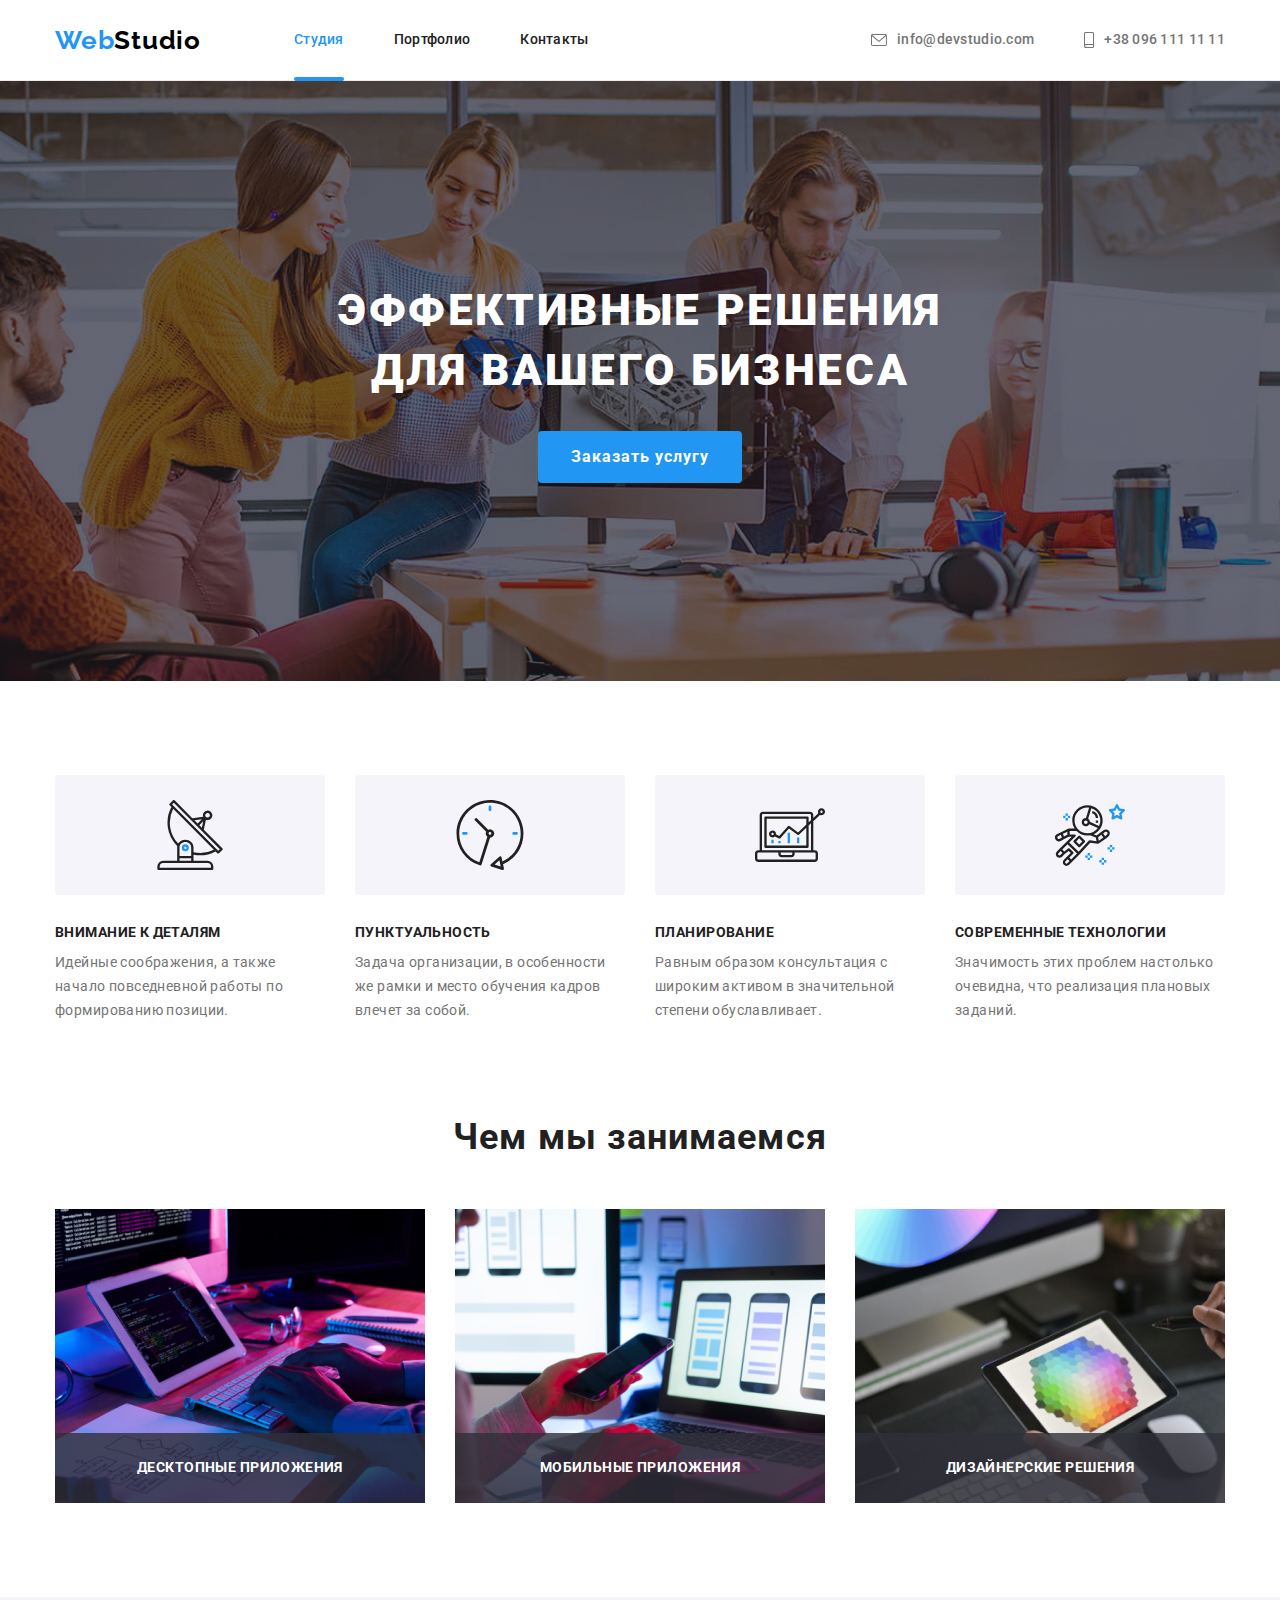
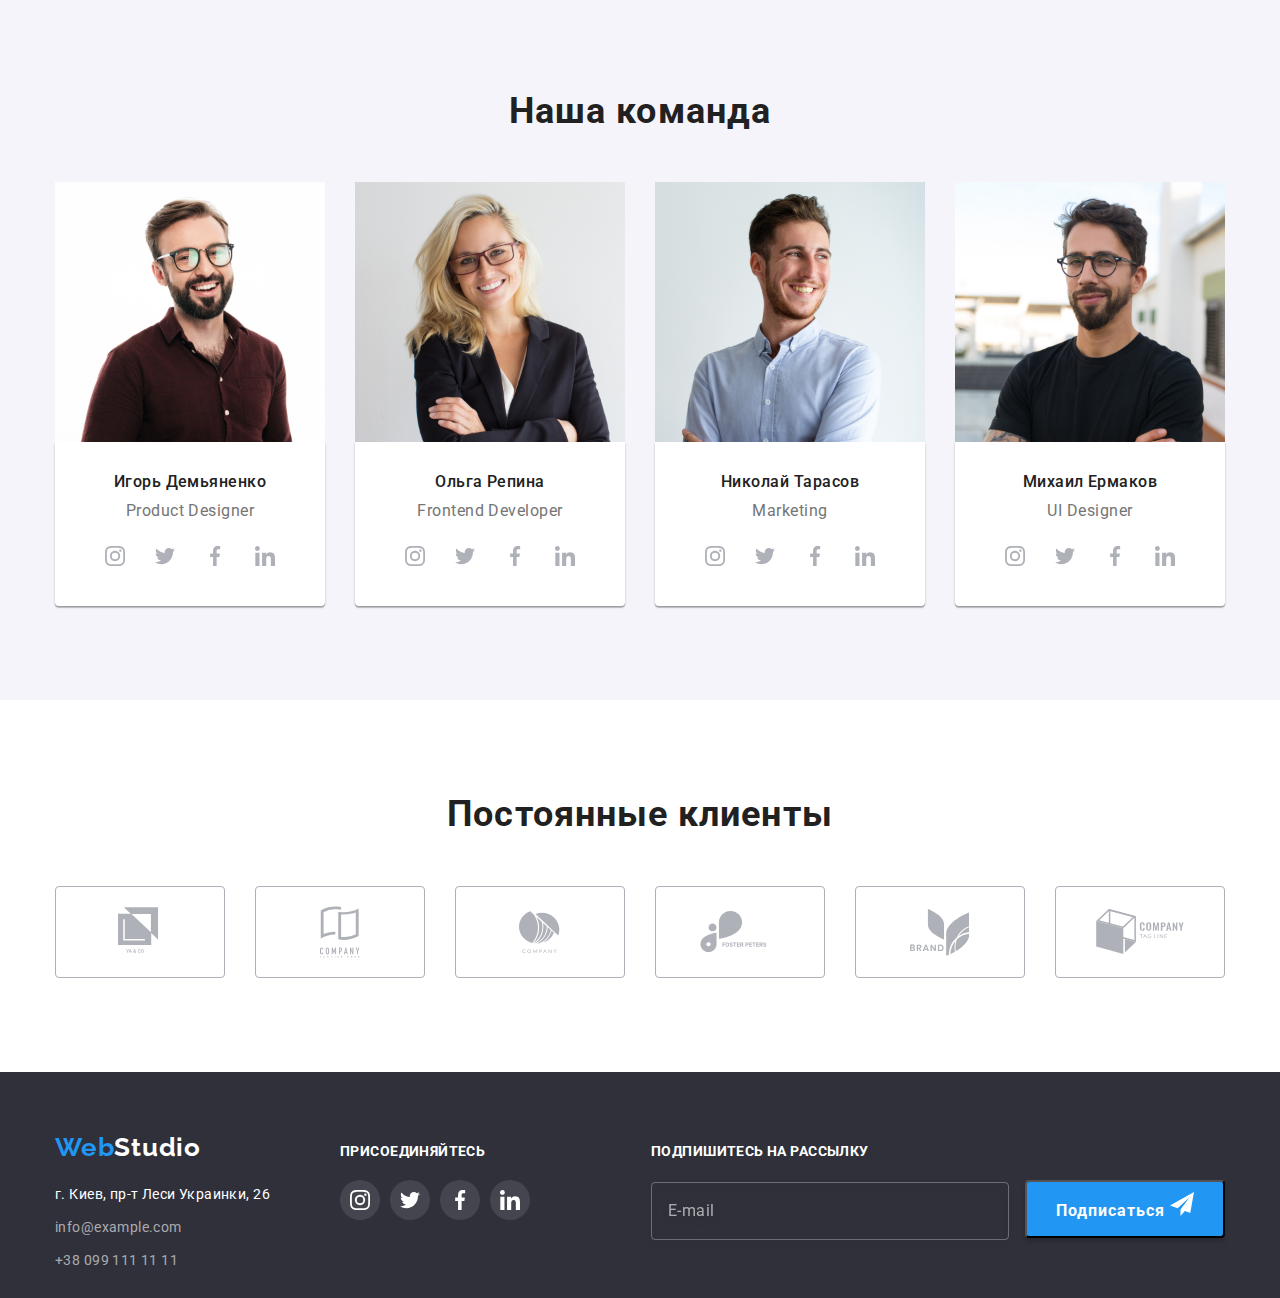
<file: index.html>
<!DOCTYPE html>
<html lang="ru">
<head>
    <meta charset="UTF-8">
    <meta name="viewport" content="width=device-width, initial-scale=1.0"/>
    <meta http-equiv="X-UA-Compatible" content="IE=edge">
    <meta name="viewport" content="width=device-width, initial-scale=1.0">
    <title>Studio</title>
    <link rel="preconnect" 
        href="https://fonts.gstatic.com">
    <link rel="stylesheet"
        href="https://fonts.googleapis.com/css2?family=Raleway:wght@700&family=Roboto:wght@400;500;700;900&display=swap">
    <link rel="stylesheet" 
        href="https://cdnjs.cloudflare.com/ajax/libs/modern-normalize/1.0.0/modern-normalize.min.css" />
    <link rel="stylesheet" href="./css/main.min.css">
</head>
<body>
    <!--Шапка-->
    <header class="page">
        <div class="container" >
            <div class="page__container">
                <nav class="navigation">
                    <a class="logo" href="./index.html" >
                        <span class="logo-web">Web</span>Studio
                    </a>
                    <button type="button" class="menu-button is-open" 
                            aria-expanded="false" aria-controls="menu-container"
                            data-menu-button>
                            <svg width="40px" height="40px" 
                                aria-label="Переключатель мобильного меню">
                                <use class="icon-cross" href="./images/sprite.svg#icon-cross"></use>
                                <use class="icon-menu" href="./images/sprite.svg#icon-menu"></use>
                            </svg>
                    </button>
                    <div class="menu-container" id="menu-container" data-menu>
                        <ul class="list mobile-menu__list">
                            <li class="mobile-menu__item">
                                <a class="mobile-menu__link" href="./index.html">Студия</a>
                            </li>
                            <li class="mobile-menu__item">
                                <a class="mobile-menu__link" href="./portfolio.html">Портфолио</a>
                            </li>
                            <li class="mobile-menu__item">
                                <a class="mobile-menu__link" href="">Контакты</a>
                            </li>
                        </ul>
                        <ul class="list mobile-menu-contacts">
                            <li class="mobile-menu-contacts__item">
                                <a class="mobile-menu-contacts__link mobile-menu__tel" href="tel:+380961111111">
                                    +38 096 111 11 11
                                </a>
                            </li>
                            <li class="mobile-menu-contacts__item">
                                <a class="mobile-menu-contacts__link mobile-menu__mail" href="mailto:info@devstudio.com">
                                   info@devstudio.com
                                </a>
                            </li>
                        </ul>
                        <ul class="list mobile-menu-socials">
                            <li class="mobile-menu-socials__item">
                                <a class="mobile-menu-socials__link" href="">Instagram</a>
                            </li>
                            <li class="mobile-menu-socials__item">
                                <a class="mobile-menu-socials__link" href="">Twitter</a>
                            </li>
                            <li class="mobile-menu-socials__item">
                                <a class="mobile-menu-socials__link" href="">Facebook</a>
                            </li>
                            <li class="mobile-menu-socials__item">
                                <a class="mobile-menu-socials__link" href="">LinkedIn</a>
                            </li>
                        </ul>
                    </div>
                        <ul class="list navigation__list">
                            <li class="navigation__item">
                                <a class="navigation__link current" href="./index.html">Студия</a>
                            </li>
                            <li class="navigation__item">
                                <a class="navigation__link" href="./portfolio.html">Портфолио</a>
                            </li>
                            <li class="navigation__item">
                                <a class="navigation__link" href="">Контакты</a>
                            </li>
                        </ul>
                    
                </nav>
                <ul class="list contacts">
                    <li class="contacts__item">
                        <a class="contacts__link" href="mailto:info@devstudio.com">
                            <svg class="contacts__envelope" width="16px" height="12px">
                                <use href="./images/sprite.svg#icon-envelope"></use>
                            </svg>
                            info@devstudio.com
                        </a>
                    </li>
                    <li class="contacts__item">
                        <a class="contacts__link" href="tel:+380961111111">
                            <svg class="contacts__smartphone" width="10px" height="16px">
                                <use href="./images/sprite.svg#icon-smartphone"></use>
                            </svg>
                            +38 096 111 11 11
                        </a>
                    </li>
                </ul>
            </div>
        </div>
    </header>
    
    <!--Основной блок-->
    <main>
        <!--Блок-герой-->
        <section class="hero">
            <div class="hero__box container">
                <h1 class="hero__title">Эффективные решения для вашего бизнеса</h1>
                <button type="button" class="button hero__button" data-modal-open>Заказать услугу</button>
            </div>
        </section>
        <!--Особенности-->
        <section class="feature section">
            <div class="container">
                <h2 class="feature-title visually-hidden">Особенности</h2>
                <ul class="list feature__list">
                    <li class="feature-item list">
                        <div class="feature-item__box">
                            <svg class="feature-item__icon">
                                <use href="./images/sprite.svg#icon-antenna"></use>
                            </svg>
                        </div>
                        <h3 class="feature-item__title">Внимание к деталям</h3>
                        <p class="feature-item__description">Идейные соображения, а также начало повседневной работы по формированию позиции.</p>
                    </li>
                    <li class="feature-item list">
                        <div class="feature-item__box">
                            <svg class="feature-item__icon">
                                <use href="./images/sprite.svg#icon-clock"></use>
                            </svg>
                        </div>
                        <h3 class="feature-item__title">Пунктуальность</h3>
                        <p class="feature-item__description">Задача организации, в особенности же рамки и место обучения кадров влечет за собой.</p>
                    </li>
                    <li class="feature-item list">
                        <div class="feature-item__box">
                            <svg class="feature-item__icon">
                                <use href="./images/sprite.svg#icon-diagram"></use>
                            </svg>
                        </div>
                        <h3 class="feature-item__title">Планирование</h3>
                        <p class="feature-item__description">Равным образом консультация с широким активом в значительной степени обуславливает.</p>
                    </li>
                    <li class="feature-item list">
                        <div class="feature-item__box">
                            <svg class="feature-item__icon">
                                <use href="./images/sprite.svg#icon-astronaut"></use>
                            </svg>
                        </div>
                        <h3 class="feature-item__title">Современные технологии</h3>
                        <p class="feature-item__description">Значимость этих проблем настолько очевидна, что реализация плановых заданий.</p>
                    </li>
                </ul>
            </div>
        </section>
        <!--Чем мы занимаемся-->
        <section class="skills section">
            <div class="container">
                <h2 class="skills__header">Чем мы занимаемся</h2>
                <ul class="list skills__list">
                    <li class="skills__item">
                        <picture>
                            <img src="./images/skills/skills1.jpg" alt="Компьютер" width="370" height="294">
                            <source srcset="./images/skills/skills1_desktop.jpg 1x, ./images/skills/skills1@2_desktop.jpg 2x"
                                media="(min-width: 1200px)" type="image/jpeg">
                        </picture>
                        <p class="skills__label">Десктопные приложения</p>
                    </li>
                    <li class="skills__item">
                        <picture>
                            <img src="./images/skills/skills2.jpg" alt="Телефон" width="370" height="294">
                            <source srcset="./images/skills/skills2_desktop.jpg 1x, ./images/skills/skills2@2_desktop.jpg 2x"
                                media="(min-width: 1200px)" type="image/jpeg">
                        </picture>
                        <p class="skills__label">Мобильные приложения</p>
                    </li>
                    <li class="skills__item">
                        <picture>
                            <img src="./images/skills/skills3.jpg" alt="Планшет" width="370" height="294">
                            <source srcset="./images/skills/skills3_desktop.jpg 1x, ./images/skills/skills3@2_desktop.jpg 2x"
                                media="(min-width: 1200px)" type="image/jpeg">
                        </picture>
                        <p class="skills__label">Дизайнерские решения</p>
                    </li>
                </ul>
            </div>
        </section>
        <!--Наша команда-->
        <section class="section team">
            <div class="container team__container">
            <h2 class="team__header">Наша команда</h2>
            <ul class="list team__list">
                <li class="team__item">
                    <picture>                    
                        <img class="team__card" src="./images/team/team-card1.jpg" alt="Игорь Демьяненко">
                        <source srcset="./images/team/team-card1_desktop.jpg 1x,
                            ./images/team/team-card1@2_desktop.jpg 2x" 
                            media="(min-width: 1200px)" type="image/jpeg">
                        <source srcset="./images/team/team-card1_tablet.jpg 1x,
                            ./images/team/team-card1@2_tablet.jpg 2x" 
                            media="(min-width: 768px)" type="image/jpeg">
                        <source srcset="./images/team/team-card1_mobile.jpg 1x,
                            ./images/team/team-card1@2_mobile .jpg 2x" 
                            media="(max-width: 768px)" type="image/jpeg">
                    </picture>
                    <div class="team__box">
                        <h3 class="team__name">Игорь Демьяненко</h3>
                        <p lang="en" class="team__job">Product Designer</p>
                        <ul class="list social-icons">
                            <li class="social-icons__item">
                                <a href="" class="social-icons__link" target="_blank" rel="noopener noreferrer">
                                    <svg class="social-icons__icon">
                                        <use href="./images/sprite.svg#icon-instagram"></use>
                                    </svg>
                                </a>
                            </li>
                            <li class="social-icons__item">
                                <a href="" class="social-icons__link" target="_blank" rel="noopener noreferrer">
                                    <svg class="social-icons__icon">
                                        <use href="./images/sprite.svg#icon-twitter"></use>
                                    </svg>
                                </a>
                            </li>
                            <li class="social-icons__item">
                                <a href="" class="social-icons__link" target="_blank" rel="noopener noreferrer">
                                    <svg class="social-icons__icon">
                                        <use href="./images/sprite.svg#icon-facebook"></use>
                                    </svg>
                                </a>
                            </li>
                            <li class="social-icons__item">
                                <a href="" class="social-icons__link" target="_blank" rel="noopener noreferrer">
                                    <svg class="social-icons__icon">
                                        <use href="./images/sprite.svg#icon-linkedin"></use>
                                    </svg>
                                </a>
                            </li>
                        </ul>
                    </div>
                </li>
                <li class="team__item">
                    <picture>
                        <img class="team__card" src="./images/team/team-card2.jpg" alt="Ольга Репина">
                        <source srcset="./images/team/team-card2_desktop.jpg 1x,
                                                    ./images/team/team-card2@2_desktop.jpg 2x" media="(min-width: 1200px)" type="image/jpeg">
                        <source srcset="./images/team/team-card2_tablet.jpg 1x,
                                                    ./images/team/team-card2@2_tablet.jpg 2x" media="(min-width: 768px)" type="image/jpeg">
                        <source srcset="./images/team/team-card2_mobile.jpg 1x,
                                                    ./images/team/team-card2@2_mobile .jpg 2x" media="(max-width: 768px)" type="image/jpeg">
                    </picture>
                        <div class="team__box">
                        <h3 class="team__name">Ольга Репина</h3>
                        <p lang="en" class="team__job">Frontend Developer</p>
                        <ul class="list social-icons">
                            <li class="social-icons__item">
                                <a href="" class="social-icons__link" target="_blank" rel="noopener noreferrer">
                                    <svg class="social-icons__icon">
                                        <use href="./images/sprite.svg#icon-instagram"></use>
                                    </svg>
                                </a>
                            </li>
                            <li class="social-icons__item">
                                <a href="" class="social-icons__link" target="_blank" rel="noopener noreferrer">
                                    <svg class="social-icons__icon">
                                        <use href="./images/sprite.svg#icon-twitter"></use>
                                    </svg>
                                </a>
                            </li>
                            <li class="social-icons__item">
                                <a href="" class="social-icons__link" target="_blank" rel="noopener noreferrer">
                                    <svg class="social-icons__icon">
                                        <use href="./images/sprite.svg#icon-facebook"></use>
                                    </svg>
                                </a>
                            </li>
                            <li class="social-icons__item">
                                <a href="" class="social-icons__link" target="_blank" rel="noopener noreferrer">
                                    <svg class="social-icons__icon">
                                        <use href="./images/sprite.svg#icon-linkedin"></use>
                                    </svg>
                                </a>
                            </li>
                        </ul>
                    </div>  
                </li>
                <li class="team__item">
                    <picture>
                        <img class="team__card" src="./images/team/team-card3.jpg" alt="Николай Тарасов">
                        <source srcset="./images/team/team-card3_desktop.jpg 1x,
                                                    ./images/team/team-card3@2_desktop.jpg 2x" media="(min-width: 1200px)" type="image/jpeg">
                        <source srcset="./images/team/team-card3_tablet.jpg 1x,
                                                    ./images/team/team-card3@2_tablet.jpg 2x" media="(min-width: 768px)" type="image/jpeg">
                        <source srcset="./images/team/team-card3_mobile.jpg 1x,
                                                    ./images/team/team-card3@2_mobile .jpg 2x" media="(max-width: 768px)" type="image/jpeg">
                    </picture>
                    <div class="team__box">
                        <h3 class="team__name">Николай Тарасов</h3>
                        <p lang="en" class="team__job">Marketing</p>
                        <ul class="list social-icons">
                            <li class="social-icons__item">
                                <a href="" class="social-icons__link" target="_blank" rel="noopener noreferrer">
                                    <svg class="social-icons__icon">
                                        <use href="./images/sprite.svg#icon-instagram"></use>
                                    </svg>
                                </a>
                            </li>
                            <li class="social-icons__item">
                                <a href="" class="social-icons__link" target="_blank" rel="noopener noreferrer">
                                    <svg class="social-icons__icon">
                                        <use href="./images/sprite.svg#icon-twitter"></use>
                                    </svg>
                                </a>
                            </li>
                            <li class="social-icons__item">
                                <a href="" class="social-icons__link" target="_blank" rel="noopener noreferrer">
                                    <svg class="social-icons__icon">
                                        <use href="./images/sprite.svg#icon-facebook"></use>
                                    </svg>
                                </a>
                            </li>
                            <li class="social-icons__item">
                                <a href="" class="social-icons__link" target="_blank" rel="noopener noreferrer">
                                    <svg class="social-icons__icon">
                                        <use href="./images/sprite.svg#icon-linkedin"></use>
                                    </svg>
                                </a>
                            </li>
                        </ul>
                    </div>
                </li>
                <li class="team__item">
                    <picture>
                        <img class="team__card" src="./images/team/team-card4.jpg" alt="Михаил Ермаков">
                        <source srcset="./images/team/team-card4_desktop.jpg 1x,
                                                    ./images/team/team-card4@2_desktop.jpg 2x" media="(min-width: 1200px)" type="image/jpeg">
                        <source srcset="./images/team/team-card4_tablet.jpg 1x,
                                                    ./images/team/team-card4@2_tablet.jpg 2x" media="(min-width: 768px)" type="image/jpeg">
                        <source srcset="./images/team/team-card4_mobile.jpg 1x,
                                                    ./images/team/team-card4@2_mobile .jpg 2x" media="(max-width: 768px)" type="image/jpeg">
                    </picture>
                    <div class="team__box">
                        <h3 class="team__name">Михаил Ермаков</h3>
                        <p lang="en" class="team__job">UI Designer</p>
                        <ul class="list social-icons">
                            <li class="social-icons__item">
                                <a href="" class="social-icons__link" target="_blank" rel="noopener noreferrer">
                                    <svg class="social-icons__icon">
                                        <use href="./images/sprite.svg#icon-instagram"></use>
                                    </svg>
                                </a>
                            </li>
                            <li class="social-icons__item">
                                <a href="" class="social-icons__link" target="_blank" rel="noopener noreferrer">
                                    <svg class="social-icons__icon">
                                        <use href="./images/sprite.svg#icon-twitter"></use>
                                    </svg>
                                </a>
                            </li>
                            <li class="social-icons__item">
                                <a href="" class="social-icons__link" target="_blank" rel="noopener noreferrer">
                                    <svg class="social-icons__icon">
                                        <use href="./images/sprite.svg#icon-facebook"></use>
                                    </svg>
                                </a>
                            </li>
                            <li class="social-icons__item">
                                <a href="" class="social-icons__link" target="_blank" rel="noopener noreferrer">
                                    <svg class="social-icons__icon">
                                        <use href="./images/sprite.svg#icon-linkedin"></use>
                                    </svg>
                                </a>
                            </li>
                        </ul>
                    </div>
                </li>
            </ul>
            </div>
        </section>
        <!--Постоянные клиенты-->
        <section class="clients section">
            <div class="container">
                <h2 class="clients__title">Постоянные клиенты</h2>            </h2>
                <ul class="clients__list list">
                    <li class="clients__item">
                        <a href="" class="clients__link">
                            <svg class="clients__icon" width="44.27px" height="49.23px">
                                <use href="./images/sprite.svg#icon-logo-1"></use>
                             </svg>
                        </a>
                    </li>
                    <li class="clients__item">
                        <a href="" class="clients__link">
                            <svg class="clients__icon" width="40px" height="52px">
                                <use href="./images/sprite.svg#icon-logo-2"></use>
                            </svg>
                        </a>
                    </li>
                    <li class="clients__item">
                        <a href="" class="clients__link">
                            <svg class="clients__icon" width="41px" height="42.6px">
                                <use href="./images/sprite.svg#icon-logo-3"></use>
                            </svg>
                        </a>
                    </li>
                    <li class="clients__item">
                        <a href="" class="clients__link">
                            <svg class="clients__icon" width="79.66px" height="42.02px">
                                <use href="./images/sprite.svg#icon-logo-4"></use>
                            </svg>
                        </a>
                    </li>
                    <li class="clients__item">
                        <a href="" class="clients__link">
                            <svg class="clients__icon" width="59px" height="47px">
                                <use href="./images/sprite.svg#icon-logo-5"></use>
                            </svg>
                        </a>
                    </li>
                    <li class="clients__item">
                        <a href="" class="clients__link">
                            <svg class="clients__icon" width="88.48px" height="45.44px">
                                <use href="./images/sprite.svg#icon-logo-6"></use>
                            </svg>
                        </a>
                    </li>
                </ul>
            </div>
        </section>


    </main>
    <!--Подвал-->
    <footer class="footer">
        <div class="container footer__container">
            <div class="footer__box">
                <div class="address-box">
                    <a href="./index.html" class="logo-footer">
                            <span class="logo-web">Web</span>Studio
                    </a>
                    <address class="footer__address">
                        г. Киев, пр-т Леси Украинки, 26
                    </address>
                    <address>
                        <a href="mailto:info@example.com" class="footer__contact">info@example.com</a>
                        <a href="tel:+380991111111" class="footer__contact">+38 099 111 11 11</a>
                    </address>
                </div>
                <div class="footer-social-icons">
                    <h2 class="footer-social-icons__title">ПРИСОЕДИНЯЙТЕСЬ</h2>
                    <ul class="list social-icons">
                        <li class="social-icons__item">
                            <a href="" class="footer-social-icons__link" target="_blank" rel="noopener noreferrer">
                                <svg class="footer-social-icons__icon">
                                    <use href="./images/sprite.svg#icon-instagram"></use>
                                </svg>
                            </a>
                        </li>
                        <li class="social-icons__item">
                            <a href="" class="footer-social-icons__link" target="_blank" rel="noopener noreferrer">
                                <svg class="footer-social-icons__icon">
                                    <use href="./images/sprite.svg#icon-twitter"></use>
                                </svg>
                            </a>
                        </li>
                        <li class="social-icons__item">
                            <a href="" class="footer-social-icons__link" target="_blank" rel="noopener noreferrer">
                                <svg class="footer-social-icons__icon">
                                    <use href="./images/sprite.svg#icon-facebook"></use>
                                </svg>
                            </a>
                        </li>
                        <li class="social-icons__item">
                            <a href="" class="footer-social-icons__link" target="_blank" rel="noopener noreferrer">
                                <svg class="footer-social-icons__icon">
                                    <use href="./images/sprite.svg#icon-linkedin"></use>
                                </svg>
                            </a>
                        </li>
                    </ul>
                </div>
            </div>
            <div class="footer-subscribe">
                <h2 class="footer-subscribe__title">Подпишитесь на рассылку</h2>
                <input type="email" class="footer-subscribe__mail" name="footer-subscribe__mail" placeholder="E-mail"/>
                <button type="submit"class="footer-subscribe__button">Подписаться
                    <svg class="btn-send-icon" width="24px" height="24px">
                        <use href="./images/sprite.svg#icon-send"></use>
                    </svg>
                </button>
            </div>
        </div>
    </footer>
    <!--Модальное окно-->
    <div class="backdrop is-hidden" data-modal>
        <div class="modal">
            <button class="modal__btn-close" data-modal-close>
            <svg class="modal__btn-close-icon" width="18px" height="18px">
                <use href="./images/sprite.svg#icon-close-black"></use>
            </svg>
            </button>
            <p class="modal__title">Оставьте свои данные, мы вам перезвоним</p>
            <form>
                <div class="modal__form-field">
                    <label for="name" class="modal__form-label">Имя</label>
                    <input type="text" class="modal__form-input" name="name" id="name">
                    <svg class="modal__icon">
                        <use href="./images/sprite.svg#icon-person"></use>
                    </svg>
                </div>
                <div class="modal__form-field">
                    <label for="tel" class="modal__form-label">Телефон</label>
                    <input type="tel" class="modal__form-input" name="tel" id="tel">
                    <svg class="modal__icon">
                        <use href="./images/sprite.svg#icon-phone"></use>
                    </svg>
                </div>
                <div class="modal__form-field">
                    <label for="mail" class="modal__form-label">Почта</label>
                    <input type="email" class="modal__form-input" name="mail" id="mail">
                    <svg class="modal__icon">
                        <use href="./images/sprite.svg#icon-mail"></use>
                    </svg>
                </div>
                <div class="modal__form-field">
                    <label for="comment" class="modal__form-label">Комментарий</label>
                    <textarea class="modal__form-comment" name="comment" id="comment" rows="4" placeholder="Введите текст"></textarea>
                </div>
                <label for="policy" class="modal__form-policy">
                    <input type="checkbox" class="modal__checkbox" name="policy" id="policy">
                    <svg class="modal__icon-check-off">
                        <use href="./images/sprite.svg#icon-check-off"></use>
                    </svg>
                    <svg class="modal__icon-check-on">
                        <use href="./images/sprite.svg#icon-check-on"></use>
                    </svg>
                        Соглашаюсь с рассылкой и принимаю
                        <a href="" class="modal__form-link">Условия договора</a>

               </label>
                <button type="submit" class="modal__btn-submit button">Отправить</button>
            </form>
        </div>
    </div>
    <script src="./js/menu.js"></script>
    <script src="./js/modal.js"></script>
</body>
</html>
</file>
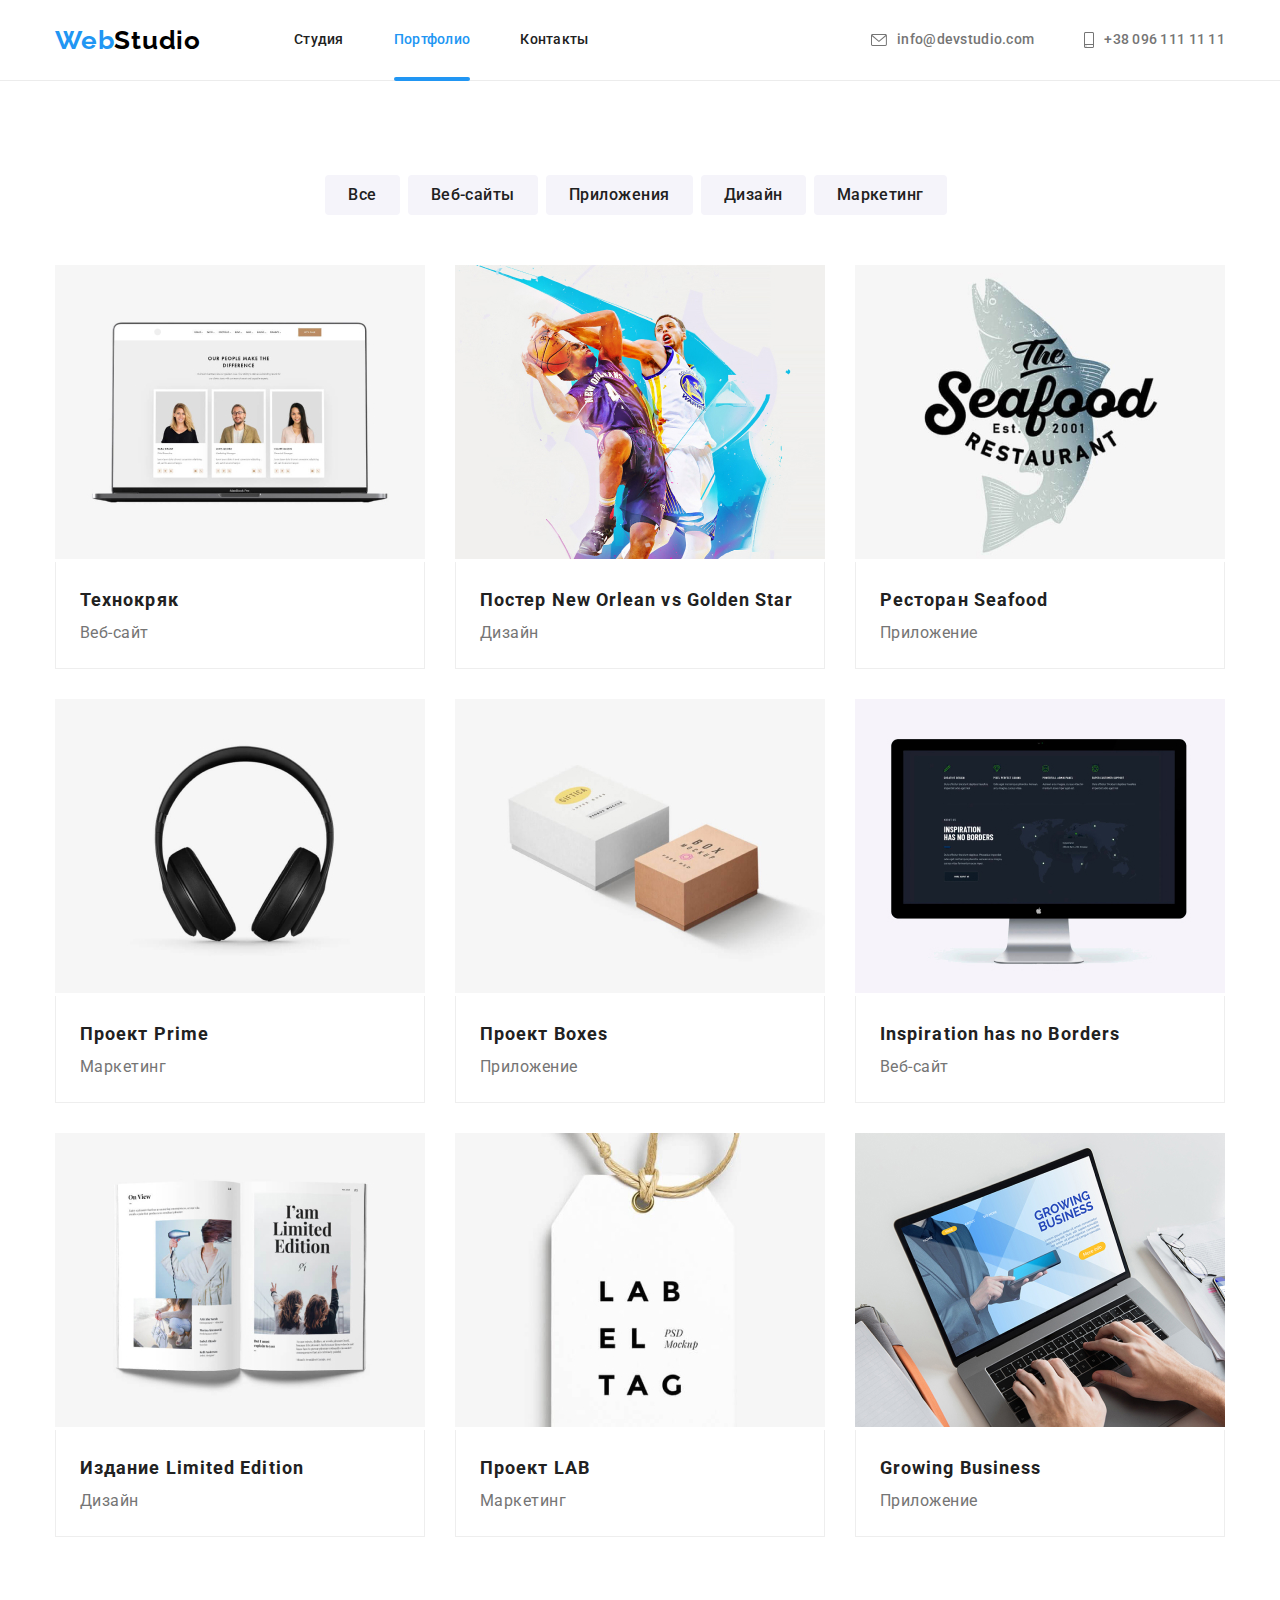
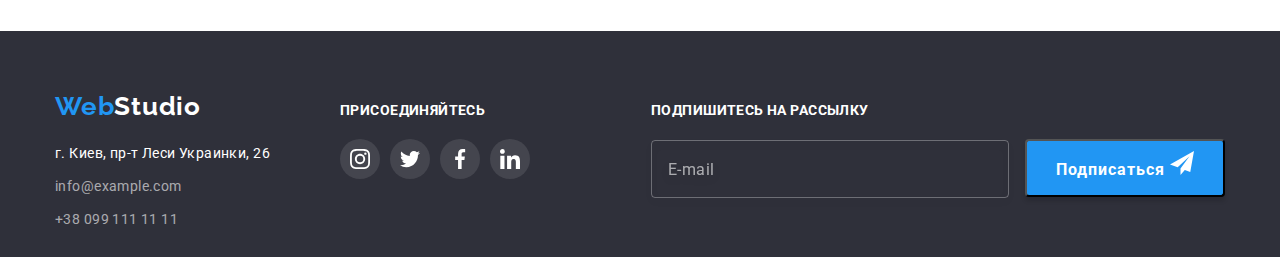
<file: portfolio.html>
<!DOCTYPE html>
<html lang="ru">
<head>
    <meta charset="UTF-8">
    <meta name="viewport" content="width=device-width, initial-scale=1.0" />
    <meta http-equiv="X-UA-Compatible" content="IE=edge">
    <meta name="viewport" content="width=device-width, initial-scale=1.0">
    <title>Portfolio</title>
    <link rel="preconnect" 
        href="https://fonts.gstatic.com">
    <link rel="stylesheet" 
        href="https://fonts.googleapis.com/css2?family=Raleway:wght@700&family=Roboto:wght@400;500;700;900&display=swap">
    <link rel="stylesheet" 
        href="https://cdnjs.cloudflare.com/ajax/libs/modern-normalize/1.0.0/modern-normalize.min.css" />
    <link rel="stylesheet" href="./css/main.min.css">
</head>
<body>
    <!--Шапка-->
    <header class="page">
        <div class="container">
            <div class="page__container">
                <nav class="navigation">
                    <a class="logo" href="./index.html">
                        <span class="logo-web">Web</span>Studio
                    </a>
                    <button type="button" class="menu-button is-open" aria-expanded="false" aria-controls="menu-container"
                        data-menu-button>
                        <svg width="40px" height="40px" aria-label="Переключатель мобильного меню">
                            <use class="icon-cross" href="./images/sprite.svg#icon-cross"></use>
                            <use class="icon-menu" href="./images/sprite.svg#icon-menu"></use>
                        </svg>
                    </button>
                    <div class="menu-container" id="menu-container" data-menu>
                        <ul class="list mobile-menu__list">
                            <li class="mobile-menu__item">
                                <a class="mobile-menu__link" href="./index.html">Студия</a>
                            </li>
                            <li class="mobile-menu__item">
                                <a class="mobile-menu__link" href="./portfolio.html">Портфолио</a>
                            </li>
                            <li class="mobile-menu__item">
                                <a class="mobile-menu__link" href="">Контакты</a>
                            </li>
                        </ul>
                        <ul class="list mobile-menu-contacts">
                            <li class="mobile-menu-contacts__item">
                                <a class="mobile-menu-contacts__link mobile-menu__tel" href="tel:+380961111111">
                                    +38 096 111 11 11
                                </a>
                            </li>
                            <li class="mobile-menu-contacts__item">
                                <a class="mobile-menu-contacts__link mobile-menu__mail" href="mailto:info@devstudio.com">
                                    info@devstudio.com
                                </a>
                            </li>
                        </ul>
                        <ul class="list mobile-menu-socials">
                            <li class="mobile-menu-socials__item">
                                <a class="mobile-menu-socials__link" href="">Instagram</a>
                            </li>
                            <li class="mobile-menu-socials__item">
                                <a class="mobile-menu-socials__link" href="">Twitter</a>
                            </li>
                            <li class="mobile-menu-socials__item">
                                <a class="mobile-menu-socials__link" href="">Facebook</a>
                            </li>
                            <li class="mobile-menu-socials__item">
                                <a class="mobile-menu-socials__link" href="">LinkedIn</a>
                            </li>
                        </ul>
                    </div>
                    <ul class="list navigation__list">
                        <li class="navigation__item">
                            <a class="navigation__link" href="./index.html">Студия</a>
                        </li>
                        <li class="navigation__item">
                            <a class="navigation__link current" href="./portfolio.html">Портфолио</a>
                        </li>
                        <li class="navigation__item">
                            <a class="navigation__link" href="">Контакты</a>
                        </li>
                    </ul>
                
                </nav>
                <ul class="list contacts">
                    <li class="contacts__item">
                        <a class="contacts__link" href="mailto:info@devstudio.com">
                            <svg class="contacts__envelope" width="16px" height="12px">
                                <use href="./images/sprite.svg#icon-envelope"></use>
                            </svg>
                            info@devstudio.com
                        </a>
                    </li>
                    <li class="contacts__item">
                        <a class="contacts__link" href="tel:+380961111111">
                            <svg class="contacts__smartphone" width="10px" height="16px">
                                <use href="./images/sprite.svg#icon-smartphone"></use>
                            </svg>
                            +38 096 111 11 11
                        </a>
                    </li>
                </ul>
            </div>
        </div>
    </header>
    
    <!--Основной блок-->
    <main>
        <section class="portfolio section">
            <div class="container">
                <h1 class="portfolio__title visually-hidden">Портфолио</h1>
                <ul class="list portfolio__navigation">
                    <li class="portfolio__navigation-item">
                        <button type="button" class="button portfolio__navigation-button">Все</button>
                    </li>
                    <li class="portfolio__navigation-item">
                        <button type="button" class="button portfolio__navigation-button">Веб-сайты</button>
                    </li>
                    <li class="portfolio__navigation-item">
                        <button type="button" class="button portfolio__navigation-button">Приложения</button>
                    </li>
                    <li class="portfolio__navigation-item">
                        <button type="button" class="button portfolio__navigation-button">Дизайн</button>
                    </li>
                    <li class="portfolio__navigation-item">
                        <button type="button" class="button portfolio__navigation-button">Маркетинг</button>
                    </li>
                </ul>
                <ul class="list portfolio__list">
                    <li class="portfolio__item">
                        <a href="" class="portfolio__link">
                            <div class="portfolio__thumb">
                                <p class="portfolio__text-overlay">Технокряк это современная площадка распространения коронавируса. Компании используют эту платформу для цифрового
                                шпионажа и атак на защищённые сервера конкурентов.
                                </p>
                            </div>
                            <picture>
                                <img class="portfolio__image" src="./images/portfolio/portfolio1.jpg" alt="Дисплей компьютера">
                                <source srcset="./images/portfolio/portfolio1_desktop.jpg 1x, ./images/portfolio/portfolio1@2_desktop.jpg 2x"
                                    media="(min-width: 1200px)" type="image/jpeg">
                                <source srcset="./images/portfolio/portfolio1_tablet.jpg 1x, ./images/portfolio/portfolio1@2_tablet.jpg 2x"
                                    media="(min-width: 768px)" type="image/jpeg">
                                <source srcset="./images/portfolio/portfolio1_mobile.jpg 1x, ./images/portfolio/portfolio1@2_mobile .jpg 2x"
                                    media="(max-width: 768px)" type="image/jpeg">
                            </picture>
                            <div class="portfolio__box">
                                <h2 class="portfolio__header">Технокряк</h2>
                                <p class="portfolio__description">Веб-сайт</p>
                            </div>
                        </a>
                    </li>
                    <li class="portfolio__item">
                        <a href="" class="portfolio__link">
                            <div class="portfolio__thumb">                                
                                <p class="portfolio__text-overlay">Мне тоже интересно, что здесь будет.
                                </p>
                            </div> 
                            <picture>
                                <img class="portfolio__image" src="./images/portfolio/portfolio2.jpg" alt="Постер баскетболиста">
                                <source
                                    srcset="./images/portfolio/portfolio2_desktop.jpg 1x, ./images/portfolio/portfolio2@2_desktop.jpg 2x"
                                    media="(min-width: 1200px)" type="image/jpeg">
                                <source
                                    srcset="./images/portfolio/portfolio2_tablet.jpg 1x, ./images/portfolio/portfolio2@2_tablet.jpg 2x"
                                    media="(min-width: 768px)" type="image/jpeg">
                                <source
                                    srcset="./images/portfolio/portfolio2_mobile.jpg 1x, ./images/portfolio/portfolio2@2_mobile .jpg 2x"
                                    media="(max-width: 768px)" type="image/jpeg">
                            </picture>
                            <div class="portfolio__box">
                                <h2 class="portfolio__header">Постер New Orlean vs Golden Star</h2>
                                <p class="portfolio__description">Дизайн</p>
                            </div>
                        </a>
                    </li>
                    <li class="portfolio__item">
                        <a href="" class="portfolio__link">
                            <div class="portfolio__thumb">
                                <p class="portfolio__text-overlay">Мне тоже интересно, что здесь будет.</p>
                            </div>
                            <picture>
                                <img class="portfolio__image" src="./images/portfolio/portfolio3.jpg" alt="Логотип ресторана">
                                <source
                                    srcset="./images/portfolio/portfolio3_desktop.jpg 1x, ./images/portfolio/portfolio3@2_desktop.jpg 2x"
                                    media="(min-width: 1200px)" type="image/jpeg">
                                <source
                                    srcset="./images/portfolio/portfolio3_tablet.jpg 1x, ./images/portfolio/portfolio3@2_tablet.jpg 2x"
                                    media="(min-width: 768px)" type="image/jpeg">
                                <source
                                    srcset="./images/portfolio/portfolio3_mobile.jpg 1x, ./images/portfolio/portfolio3@2_mobile .jpg 2x"
                                    media="(max-width: 768px)" type="image/jpeg">
                            </picture>
                            <div class="portfolio__box">
                                <h2 class="portfolio__header">Ресторан Seafood</h2>
                                <p class="portfolio__description">Приложение</p>
                            </div>                            
                       </a>
                    </li>
                    <li class="portfolio__item">
                        <a href="" class="portfolio__link">
                            <div class="portfolio__thumb">                                
                                <p class="portfolio__text-overlay">Мне тоже интересно, что здесь будет.
                                </p>
                            </div> 
                            <picture>
                                <img class="portfolio__image" src="./images/portfolio/portfolio4.jpg" alt="Наушники">
                                <source
                                    srcset="./images/portfolio/portfolio4_desktop.jpg 1x, ./images/portfolio/portfolio4@2_desktop.jpg 2x"
                                    media="(min-width: 1200px)" type="image/jpeg">
                                <source
                                    srcset="./images/portfolio/portfolio4_tablet.jpg 1x, ./images/portfolio/portfolio4@2_tablet.jpg 2x"
                                    media="(min-width: 768px)" type="image/jpeg">
                                <source
                                    srcset="./images/portfolio/portfolio4_mobile.jpg 1x, ./images/portfolio/portfolio4@2_mobile .jpg 2x"
                                    media="(max-width: 768px)" type="image/jpeg">
                            </picture>
                            <div class="portfolio__box">
                                <h2 class="portfolio__header">Проект Prime</h2>
                                <p class="portfolio__description">Маркетинг</p>
                            </div>
                        </a>
                    </li>
                    <li class="portfolio__item">
                        <a href="" class="portfolio__link">
                            <div class="portfolio__thumb">                                
                                <p class="portfolio__text-overlay">Мне тоже интересно, что здесь будет.
                                </p>
                            </div>
                            <picture>
                                <img class="portfolio__image" src="./images/portfolio/portfolio5.jpg" alt="Коробки">
                                <source
                                    srcset="./images/portfolio/portfolio5_desktop.jpg 1x, ./images/portfolio/portfolio5@2_desktop.jpg 2x"
                                    media="(min-width: 1200px)" type="image/jpeg">
                                <source
                                    srcset="./images/portfolio/portfolio5_tablet.jpg 1x, ./images/portfolio/portfolio5@2_tablet.jpg 2x"
                                    media="(min-width: 768px)" type="image/jpeg">
                                <source
                                    srcset="./images/portfolio/portfolio5_mobile.jpg 1x, ./images/portfolio/portfolio5@2_mobile .jpg 2x"
                                    media="(max-width: 768px)" type="image/jpeg">
                            </picture>
                            <div class="portfolio__box">
                                <h2 class="portfolio__header">Проект Boxes</h2>
                                <p class="portfolio__description">Приложение</p>
                            </div>
                        </a>
                    </li>
                    <li class="portfolio__item">
                        <a href="" class="portfolio__link">
                            <div class="portfolio__thumb">                                
                                <p class="portfolio__text-overlay">Мне тоже интересно, что здесь будет.
                                </p>
                            </div>
                            <picture>
                                <img class="portfolio__image" src="./images/portfolio/portfolio6.jpg" alt="Монитор">
                                <source
                                    srcset="./images/portfolio/portfolio6_desktop.jpg 1x, ./images/portfolio/portfolio6@2_desktop.jpg 2x"
                                    media="(min-width: 1200px)" type="image/jpeg">
                                <source
                                    srcset="./images/portfolio/portfolio6_tablet.jpg 1x, ./images/portfolio/portfolio6@2_tablet.jpg 2x"
                                    media="(min-width: 768px)" type="image/jpeg">
                                <source
                                    srcset="./images/portfolio/portfolio6_mobile.jpg 1x, ./images/portfolio/portfolio6@2_mobile .jpg 2x"
                                    media="(max-width: 768px)" type="image/jpeg">
                            </picture>
                            <div class="portfolio__box">
                                <h2 class="portfolio__header">Inspiration has no Borders</h2>
                                <p class="portfolio__description">Веб-сайт</p>
                            </div>                            
                        </a>
                    </li>
                    <li class="portfolio__item">
                        <a href="" class="portfolio__link">
                            <div class="portfolio__thumb">                                
                                <p class="portfolio__text-overlay">Мне тоже интересно, что здесь будет.
                                </p>
                            </div> 
                            <picture>
                                <img class="portfolio__image" src="./images/portfolio/portfolio7.jpg" alt="Книга">
                                <source
                                    srcset="./images/portfolio/portfolio7_desktop.jpg 1x, ./images/portfolio/portfolio7@2_desktop.jpg 2x"
                                    media="(min-width: 1200px)" type="image/jpeg">
                                <source
                                    srcset="./images/portfolio/portfolio7_tablet.jpg 1x, ./images/portfolio/portfolio7@2_tablet.jpg 2x"
                                    media="(min-width: 768px)" type="image/jpeg">
                                <source
                                    srcset="./images/portfolio/portfolio7_mobile.jpg 1x, ./images/portfolio/portfolio7@2_mobile .jpg 2x"
                                    media="(max-width: 768px)" type="image/jpeg">
                            </picture>
                            <div class="portfolio__box">
                                <h2 class="portfolio__header">Издание Limited Edition</h2>
                                <p class="portfolio__description">Дизайн</p>
                            </div>
                        </a>
                    </li>
                    <li class="portfolio__item">
                        <a href="" class="portfolio__link">
                            <div class="portfolio__thumb">                                
                                <p class="portfolio__text-overlay">Мне тоже интересно, что здесь будет.
                                </p>
                            </div>
                            <picture>
                                <img class="portfolio__image" src="./images/portfolio/portfolio8.jpg" alt="Ярлык">
                                <source
                                    srcset="./images/portfolio/portfolio8_desktop.jpg 1x, ./images/portfolio/portfolio8@2_desktop.jpg 2x"
                                    media="(min-width: 1200px)" type="image/jpeg">
                                <source
                                    srcset="./images/portfolio/portfolio8_tablet.jpg 1x, ./images/portfolio/portfolio8@2_tablet.jpg 2x"
                                    media="(min-width: 768px)" type="image/jpeg">
                                <source
                                    srcset="./images/portfolio/portfolio8_mobile.jpg 1x, ./images/portfolio/portfolio8@2_mobile .jpg 2x"
                                    media="(max-width: 768px)" type="image/jpeg">
                            </picture>
                            <div class="portfolio__box">
                                <h2 class="portfolio__header">Проект LAB</h2>
                                <p class="portfolio__description">Маркетинг</p>
                            </div>
                        </a>
                    </li>
                    <li class="portfolio__item">
                        <a href="" class="portfolio__link">
                            <div class="portfolio__thumb">                               
                                <p class="portfolio__text-overlay">Мне тоже интересно, что здесь будет.
                                </p>
                            </div>
                            <picture>
                                <img class="portfolio__image" src="./images/portfolio/portfolio9.jpg" alt="Ноутбук">
                                <source
                                    srcset="./images/portfolio/portfolio9_desktop.jpg 1x, ./images/portfolio/portfolio9@2_desktop.jpg 2x"
                                    media="(min-width: 1200px)" type="image/jpeg">
                                <source
                                    srcset="./images/portfolio/portfolio9_tablet.jpg 1x, ./images/portfolio/portfolio9@2_tablet.jpg 2x"
                                    media="(min-width: 768px)" type="image/jpeg">
                                <source
                                    srcset="./images/portfolio/portfolio9_mobile.jpg 1x, ./images/portfolio/portfolio9@2_mobile .jpg 2x"
                                    media="(max-width: 768px)" type="image/jpeg">
                            </picture>
                            <div class="portfolio__box">
                                <h2 class="portfolio__header">Growing Business</h2>
                                <p class="portfolio__description">Приложение</p>
                            </div>                            
                        </a>
                    </li>
                </ul>
            </div>
        </section>
    </main>

    <!--Подвал-->
    <footer class="footer">
        <div class="container footer__container">
            <div class="footer__box">
                <div class="address-box">
                    <a href="./index.html" class="logo-footer">
                        <span class="logo-web">Web</span>Studio
                    </a>
                    <address class="footer__address">
                        г. Киев, пр-т Леси Украинки, 26
                    </address>
                    <address>
                        <a href="mailto:info@example.com" class="footer__contact">info@example.com</a>
                        <a href="tel:+380991111111" class="footer__contact">+38 099 111 11 11</a>
                    </address>
                </div>
                <div class="footer-social-icons">
                    <h2 class="footer-social-icons__title">ПРИСОЕДИНЯЙТЕСЬ</h2>
                    <ul class="list social-icons">
                        <li class="social-icons__item">
                            <a href="" class="footer-social-icons__link" target="_blank" rel="noopener noreferrer">
                                <svg class="footer-social-icons__icon">
                                    <use href="./images/sprite.svg#icon-instagram"></use>
                                </svg>
                            </a>
                        </li>
                        <li class="social-icons__item">
                            <a href="" class="footer-social-icons__link" target="_blank" rel="noopener noreferrer">
                                <svg class="footer-social-icons__icon">
                                    <use href="./images/sprite.svg#icon-twitter"></use>
                                </svg>
                            </a>
                        </li>
                        <li class="social-icons__item">
                            <a href="" class="footer-social-icons__link" target="_blank" rel="noopener noreferrer">
                                <svg class="footer-social-icons__icon">
                                    <use href="./images/sprite.svg#icon-facebook"></use>
                                </svg>
                            </a>
                        </li>
                        <li class="social-icons__item">
                            <a href="" class="footer-social-icons__link" target="_blank" rel="noopener noreferrer">
                                <svg class="footer-social-icons__icon">
                                    <use href="./images/sprite.svg#icon-linkedin"></use>
                                </svg>
                            </a>
                        </li>
                    </ul>
                </div>
            </div>
            <div class="footer-subscribe">
                <h2 class="footer-subscribe__title">Подпишитесь на рассылку</h2>
                <input type="email" class="footer-subscribe__mail" name="footer-subscribe__mail" placeholder="E-mail" />
                <button type="submit" class="footer-subscribe__button">Подписаться
                    <svg class="btn-send-icon" width="24px" height="24px">
                        <use href="./images/sprite.svg#icon-send"></use>
                    </svg>
                </button>
            </div>
        </div>
    </footer>
    <script src="./js/menu.js"></script>
</body>
</html>
</file>
<file: css/main.min.css>
/*! modern-normalize | MIT License | https://github.com/sindresorhus/modern-normalize */html{box-sizing:border-box}*,*::before,*::after{box-sizing:inherit}html{line-height:1.15}body{margin:0}h1{font-size:2em;margin:0.67em 0}hr{box-sizing:content-box;height:0}pre{font-family:monospace, monospace;font-size:1em}a{-webkit-text-decoration-skip:objects}abbr[title]{text-decoration:underline dotted}b,strong{font-weight:bolder}code,kbd,samp{font-family:monospace, monospace;font-size:1em}small{font-size:80%}sub,sup{font-size:75%;line-height:0;position:relative;vertical-align:baseline}sub{bottom:-0.25em}sup{top:-0.5em}button,input,optgroup,select,textarea{font-family:inherit;font-size:100%;line-height:1.15;margin:0}button,select{text-transform:none}button,[type='reset'],[type='submit']{-webkit-appearance:button}button::-moz-focus-inner,[type='button']::-moz-focus-inner,[type='reset']::-moz-focus-inner,[type='submit']::-moz-focus-inner{border-style:none;padding:0}button:-moz-focusring,[type='button']:-moz-focusring,[type='reset']:-moz-focusring,[type='submit']:-moz-focusring{outline:1px dotted ButtonText}fieldset{padding:0.35em 0.75em 0.625em}legend{padding:0}progress{vertical-align:baseline}[type='number']::-webkit-inner-spin-button,[type='number']::-webkit-outer-spin-button{height:auto}[type='search']{-webkit-appearance:textfield;outline-offset:-2px}[type='search']::-webkit-search-cancel-button,[type='search']::-webkit-search-decoration{-webkit-appearance:none}::-webkit-file-upload-button{-webkit-appearance:button;font:inherit}details{display:block}summary{display:list-item}:root{--primary-text-color: #757575;--title-text-color: #212121;--accent-color: #2196f3;--primary-bg-color: #ffffff;--secondary-bg-color: #f5f4fa;--hero-bg-color: #c4c4c4;--logo-color: #000000;--hero-color: #ffffff;--button-sleep: #f5f4fa;--button-active: #2196f3;--button-active-hero: #188ce8;--button-letters: #212121;--button-letters-active: #ffffff;--icon-color: #afb1b8;--footer-contact-color: rgba(255, 255, 255, 0.6);--footer-bg: #2f303a}.container{width:100%;padding-left:15px;padding-right:15px;margin-left:auto;margin-right:auto}@media screen and (min-width: 480px){.container{max-width:480px}}@media screen and (min-width: 768px){.container{max-width:768px}}@media screen and (min-width: 1200px){.container{max-width:1200px}}html{box-sizing:border-box}*,*::before,*::after{box-sizing:inherit}body{font-family:'Roboto', sans-serif;font-style:normal;background-color:var(--primary-bg-color);color:var(--primary-text-color)}img{display:block;max-width:100%;height:auto}h1,h2,h3,h4,h5,h6,p{margin:0}.list{list-style:none;text-decoration:none;color:inherit;padding:0;margin:0}.section{padding-top:94px;padding-bottom:94px}body.modal-open{overflow:hidden}.button{display:inline-block;font-family:inherit;cursor:pointer;border-radius:4px;border:1px solid transparent}.portfolio__navigation-button{text-decoration:none;font-weight:500;font-size:16px;line-height:1.62;letter-spacing:0.03em;background-color:var(--button-sleep);color:var(--button-letters);padding:6px 22px;min-width:73px;margin-right:8px;transition:color 250ms cubic-bezier(0.4, 0, 0.2, 1);transition:background-color 250ms cubic-bezier(0.4, 0, 0.2, 1);transition:box-shadow 250ms cubic-bezier(0.4, 0, 0.2, 1)}.portfolio__navigation-button:hover,.portfolio__navigation-button:focus,.portfolio__navigation-button:active{background-color:var(--button-active);color:var(--button-letters-active);box-shadow:0px 3px 1px rgba(0,0,0,0.1),0px 1px 2px rgba(0,0,0,0.08),0px 2px 2px rgba(0,0,0,0.12);border-radius:4px}@media screen and (max-width: 767px){.portfolio__navigation-button{margin-top:15px}}.hero__button{min-width:200px;font-weight:700;font-size:16px;line-height:1.87;letter-spacing:0.06em;background-color:var(--button-active);color:var(--button-letters-active);padding:10px 32px;transition:color 250ms cubic-bezier(0.4, 0, 0.2, 1);transition:background-color 250ms cubic-bezier(0.4, 0, 0.2, 1)}.hero__button:hover,.hero__button:focus,.hero__button:active{background-color:var(--button-active-hero);color:var(--button-letters-active)}.logo{margin-right:93px;margin-top:16px;margin-bottom:16px;font-family:'Raleway', sans-serif;font-weight:700;font-size:26px;line-height:1.19;letter-spacing:0.03em;color:var(--logo-color);text-decoration:none}.logo-web{font-family:'Raleway', sans-serif;font-weight:700;font-size:26px;line-height:1.19;letter-spacing:0.03em;color:var(--accent-color)}.logo-footer{font-family:'Raleway', sans-serif;font-weight:700;font-size:26px;line-height:1.19;letter-spacing:0.03em;color:var(--hero-color);text-decoration:none}@media screen and (max-width: 1200px){.logo-footer{display:flex;justify-content:center}}.page__container,.navigation{display:flex;align-items:center}.navigation__list{display:flex}.page{position:relative;border-bottom:1px solid #ececec}.navigation__item:not(:last-child){margin-right:50px}.navigation__link{display:block;font-weight:500;font-size:14px;line-height:1.14;letter-spacing:0.02em;color:var(--title-text-color);text-decoration:none;padding-top:32px;padding-bottom:32px;transition:color 250ms cubic-bezier(0.4, 0, 0.2, 1)}.navigation__link:hover,.navigation__link:focus{color:var(--accent-color)}.current{position:relative;color:var(--accent-color)}.current::after{content:'';position:absolute;display:block;width:100%;height:4px;background-color:var(--accent-color);border-radius:4px;bottom:-1px}.menu-container{display:none;position:fixed;top:0;left:0;z-index:90;background-color:white;text-align:center;font-size:20px;margin-left:auto;margin-right:auto;padding-top:48px;padding-left:40px;padding-right:40px;min-height:500px}.menu-container.is-open{display:block}@media screen and (min-width: 768px){.menu-container.is-open{display:none}}@media screen and (max-width: 767px){.menu-container{width:100vw;height:100vh}}@media screen and (min-width: 768px){.menu-container{display:none}}.menu-button{position:absolute;top:10px;right:15px;z-index:100;display:inline-flex;margin:0;padding:0;border:none;background-color:transparent;cursor:pointer;fill:var(--button-letters)}@media screen and (min-width: 768px){.menu-button{display:none}}.menu-button:hover,.menu-button:focus{fill:var(--accent-color)}.menu-button .icon-menu{display:none}.menu-button.is-open .icon-menu{display:block}.menu-button.is-open .icon-cross{display:none}@media screen and (max-width: 767px){.navigation__list{display:none}}@media screen and (max-width: 767px){.contacts__item{display:none}}.mobile-menu__link{display:flex;justify-content:start;margin-bottom:32px;font-weight:500;font-size:40px;line-height:1.175;letter-spacing:0.02em;color:var(--title-text-color);text-decoration:none;transition:color 250ms cubic-bezier(0.4, 0, 0.2, 1)}.mobile-menu__link:hover,.mobile-menu__link:focus{color:var(--accent-color)}.mobile-menu-contacts__link{display:flex;justify-content:start;align-items:center;font-weight:500;color:var(--primary-text-color);text-decoration:none;transition:color 250ms cubic-bezier(0.4, 0, 0.2, 1)}.mobile-menu-contacts__link:hover,.mobile-menu-contacts__link:focus,.mobile-menu-contacts__link:active{color:var(--accent-color)}.mobile-menu__tel{position:absolute;bottom:194px;font-size:34px;line-height:1.17;letter-spacing:0.02em;color:var(--accent-color)}.mobile-menu__mail{position:absolute;bottom:134px;font-size:24px;line-height:1.16;letter-spacing:0.02em}.mobile-menu-socials{display:flex;flex-direction:row;justify-content:space-between;margin-right:80px}.mobile-menu-socials__link{position:absolute;bottom:48px;margin:0;padding:0;text-decoration:none;font-weight:500;font-size:18px;line-height:1.22;letter-spacing:0.02em;color:var(--accent-color)}.social-icons{display:flex;justify-content:center}.social-icons__link{display:flex;justify-content:center;align-items:center;width:40px;height:40px;background-color:var(--button-letters-active);border-radius:50%;fill:var(--button-letters-active);transition:fill 250ms cubic-bezier(0.4, 0, 0.2, 1);transition:background-color 250ms cubic-bezier(0.4, 0, 0.2, 1)}.social-icons__link:hover,.social-icons__link:focus{background-color:var(--accent-color);fill:var(--button-letters-active)}.social-icons__link:hover .social-icons__icon,.social-icons__link:focus .social-icons__icon{fill:var(--button-letters-active)}.social-icons__icon{width:20px;height:20px;fill:var(--icon-color);transition:fill 250ms cubic-bezier(0.4, 0, 0.2, 1)}.social-icons__item:not(:last-child){margin-right:10px}.footer-social-icons__link{display:flex;justify-content:center;align-items:center;margin-bottom:60px;width:40px;height:40px;background:rgba(255,255,255,0.1);border-radius:50%;transition:background-color 250ms cubic-bezier(0.4, 0, 0.2, 1)}.footer-social-icons__link:hover,.footer-social-icons__link:focus{background-color:var(--accent-color)}.footer-social-icons__icon{width:20px;height:20px;fill:var(--button-letters-active)}.contacts{display:flex;margin-left:auto}@media screen and (min-width: 768px) and (max-width: 1199px){.contacts{flex-direction:column}}.contacts__item:not(:last-child){margin-right:50px}@media screen and (min-width: 768px) and (max-width: 1199px){.contacts__item{margin-right:30px}.contacts__item:not(:last-child){margin-top:11px;margin-right:15px}}.contacts__link{display:flex;justify-content:center;align-items:center;font-weight:500;font-size:14px;line-height:1.14;letter-spacing:0.02em;color:var(--primary-text-color);text-decoration:none;padding-top:32px;padding-bottom:32px;transition:color 250ms cubic-bezier(0.4, 0, 0.2, 1)}.contacts__link:hover,.contacts__link:focus,.contacts__link:active{color:var(--accent-color)}.contacts__link:hover .contacts__envelope,.contacts__link:focus .contacts__envelope,.contacts__link:hover .contacts__smartphone,.contacts__link:focus .contacts__smartphone{fill:currentColor}@media screen and (min-width: 768px) and (max-width: 1199px){.contacts__link{padding-top:10px;padding-bottom:10px}}.contacts__envelope,.contacts__smartphone{fill:var(--primary-text-color);margin-right:10px;transition:color 250ms cubic-bezier(0.4, 0, 0.2, 1)}.backdrop{position:fixed;width:100%;height:100%;top:0;left:0px;z-index:120;background:rgba(0,0,0,0.2);overflow-y:scroll}.backdrop.is-hidden .modal{transform:translate(-50%, -50%) scale(0.2);transition:transform 250ms cubic-bezier(0.4, 0, 0.2, 1)}.modal{position:relative;padding:40px;width:100%;max-width:450px;min-height:609px;position:absolute;top:50%;left:50%;transform:translate(-50%, -50%) scale(1);background-color:var(--primary-bg-color);border-radius:4px;box-shadow:0px 1px 3px rgba(0,0,0,0.12),0px 1px 1px rgba(0,0,0,0.14),0px 2px 1px rgba(0,0,0,0.2);transition:transform 250ms cubic-bezier(0.4, 0, 0.2, 1)}@media screen and (min-width: 1200px){.modal{max-width:528px;min-height:581px}}.modal__btn-close{position:absolute;top:8px;right:8px;width:30px;height:30px;display:flex;justify-content:center;align-items:center;background:var(--button-letters-active);border:1px solid rgba(0,0,0,0.1);box-sizing:border-box;border-radius:50%}.modal__btn-close:hover .modal__btn-close-icon{fill:var(--accent-color);transition:fill 250ms cubic-bezier(0.4, 0, 0.2, 1)}.modal__title{text-align:center;margin-bottom:12px;font-weight:700;font-size:20px;line-height:1.15;letter-spacing:0.03em;color:#212121}.backdrop.is-hidden{opacity:0;visibility:hidden;pointer-events:none;transition:visibility 250ms cubic-bezier(0.4, 0, 0.2, 1)}.modal__form-field{display:flex;position:relative;flex-direction:column;margin-bottom:10px}.modal__form-label{margin-bottom:4px;font-size:12px;line-height:1.16;letter-spacing:0.01em;color:var(--primary-text-color)}.modal__form-input{padding-left:42px;width:370px;height:40px;border:1px solid rgba(33,33,33,0.2);box-sizing:border-box;border-radius:4px}.modal__form-input:hover,.modal__form-input:focus{border:1px solid #2196f3}.modal__form-input:hover ~ .modal__icon,.modal__form-input:focus ~ .modal__icon{fill:var(--accent-color);transition:fill 250ms cubic-bezier(0.4, 0, 0.2, 1)}@media screen and (min-width: 1200px){.modal__form-input{width:448px}}.modal__icon{position:absolute;top:29px;left:12px;width:18px;height:18px}.modal__form-comment{width:370px;height:120px;padding:12px 16px;margin-bottom:10px;border:1px solid rgba(33,33,33,0.2);box-sizing:border-box;border-radius:4px;resize:none}.modal__form-comment:hover,.modal__form-comment:focus{border:1px solid #2196f3}@media screen and (min-width: 1200px){.modal__form-comment{width:448px}}.modal__form-policy{font-size:12px;line-height:1.16;letter-spacing:0.03em;color:var(--primary-text-color)}@media screen and (min-width: 1200px){.modal__form-policy{margin-left:15px;font-size:14px;line-height:1.71}}.modal__form-link{color:var(--accent-color)}.modal__form-comment textarea::placeholder{font-size:12px;line-height:1.16;letter-spacing:0.01em;color:rgba(117,117,117,0.5)}.modal__btn-submit{display:flex;align-items:center;justify-content:center;margin-top:30px;margin-left:auto;margin-right:auto;cursor:pointer;min-width:200px;height:50px;font-weight:700;font-size:16px;line-height:1.87;letter-spacing:0.06em;background-color:var(--button-active);color:var(--button-letters-active);box-shadow:0px 4px 4px rgba(0,0,0,0.15);border-radius:4px}.modal__checkbox{appearance:none;-webkit-appearance:none;-moz-appearance:none;position:absolute}.modal__icon-check-off{width:16px;height:15px}.modal__icon-check-on{width:16px;height:15px;background-color:var(--accent-color);color:#ffffff;display:none}.modal__checkbox:checked+.modal__icon-check-off{display:none}.modal__checkbox:checked ~ .modal__icon-check-on{display:inline-block}.hero{text-align:center;margin-left:auto;margin-right:auto;background-color:var(--hero-bg-color);background-image:linear-gradient(to left, rgba(47,48,58,0.4), rgba(47,48,58,0.4)),url(../images/hero/hero.jpg);background-size:cover;background-position:center;background-repeat:no-repeat}@media (min-device-pixel-ratio: 2), (min-resolution: 195dpi), (min-resolution: 2dppx){.hero{background-image:linear-gradient(to left, rgba(47,48,58,0.4), rgba(47,48,58,0.4)),url(../images/hero/hero@2.jpg)}}@media screen and (min-width: 480px){.hero{max-width:480px;max-height:400px;background-image:linear-gradient(to left, rgba(47,48,58,0.4), rgba(47,48,58,0.4)),url(../images/hero/hero_tablet.jpg)}}@media screen and (min-width: 480px) and (min-device-pixel-ratio: 2), screen and (min-width: 480px) and (min-resolution: 195dpi), screen and (min-width: 480px) and (min-resolution: 2dppx){.hero{background-image:linear-gradient(to left, rgba(47,48,58,0.4), rgba(47,48,58,0.4)),url(../images/hero/hero@2_tablet.jpg)}}@media screen and (min-width: 768px){.hero{max-width:768px;max-height:400px;background-image:linear-gradient(to left, rgba(47,48,58,0.4), rgba(47,48,58,0.4)),url(../images/hero/hero_desktop.jpg)}}@media screen and (min-width: 768px) and (min-device-pixel-ratio: 2), screen and (min-width: 768px) and (min-resolution: 195dpi), screen and (min-width: 768px) and (min-resolution: 2dppx){.hero{background-image:linear-gradient(to left, rgba(47,48,58,0.4), rgba(47,48,58,0.4)),url(../images/hero/hero@2_desktop.jpg)}}@media screen and (min-width: 1200px){.hero{max-width:1600px;max-height:600px}}.hero__box{padding-top:118px;padding-bottom:118px;margin-left:auto;margin-right:auto}@media screen and (min-width: 1200px){.hero__box{padding-top:200px;padding-bottom:200px}}.hero__title{font-weight:900;max-width:360px;font-size:26px;line-height:1.62;text-align:center;letter-spacing:0.06em;text-transform:uppercase;color:var(--hero-color);margin:0 auto 30px}@media screen and (min-width: 1200px){.hero__title{max-width:696px;font-size:44px;line-height:1.36}}.feature__list{display:flex;flex-wrap:wrap;text-decoration:none;margin-top:-30px;margin-left:-30px}.feature-item{flex-basis:calc((100% - 30px * var(--grid__item)) / var(--grid__item));margin-top:30px;margin-left:30px;--grid__item: 1}@media screen and (min-width: 768px){.feature-item{--grid__item: 2}}@media screen and (min-width: 1200px){.feature-item{--grid__item: 4}}.feature-item__title{margin-top:0;margin-bottom:10px;font-weight:700;font-size:14px;line-height:1.14;letter-spacing:0.03em;text-transform:uppercase;color:var(--title-text-color)}@media screen and (max-width: 767px){.feature-item__title{text-align:center}}.feature-item__description{font-size:14px;line-height:1.71;letter-spacing:0.03em;color:var(--primary-text-color);margin:0}.feature-item__box{display:flex;justify-content:center;align-items:center;background-color:var(--secondary-bg-color);height:120px;border-radius:4px;margin-bottom:30px}@media screen and (min-width: 480px){.feature-item__box{max-width:450px}}@media screen and (min-width: 768px){.feature-item__box{max-width:354px}}@media screen and (min-width: 1200px){.feature-item__box{max-width:270px}}.feature-item__icon{fill:var(--title-text-color);width:70px;height:70px}.skills{padding-top:0}@media screen and (max-width: 1200px){.skills{display:none}}.skills__list{display:flex;justify-content:space-between}.skills__header{padding:0;margin-top:0;margin-bottom:50px;font-weight:700;font-size:36px;line-height:1.16;text-align:center;letter-spacing:0.03em;color:var(--title-text-color)}.skills__item:not(:last-child){margin-right:30px}.skills__item{position:relative}.skills__label{display:flex;position:absolute;bottom:0;width:100%;height:70px;justify-content:center;align-items:center;font-weight:700;font-size:14px;line-height:1.14;letter-spacing:0.03em;text-transform:uppercase;color:var(--button-letters-active);background:rgba(47,48,58,0.8)}.team{background-color:var(--secondary-bg-color);padding-top:94 px}.team__container{padding-top:94 px}.team__header{padding:0;margin-bottom:50px;font-weight:700;font-size:36px;line-height:1.16;text-align:center;letter-spacing:0.03em;color:var(--title-text-color)}.team__list{display:flex;flex-wrap:wrap;margin-top:-30px;margin-left:-30px}.team__item{flex-basis:calc((100% - 30px * var(--grid__item)) / var(--grid__item));margin-top:30px;margin-left:30px;--grid__item: 1}@media screen and (min-width: 768px){.team__item{--grid__item: 2}}@media screen and (min-width: 1200px){.team__item{--grid__item: 4}}.team__card{padding:0;margin:0}@media screen and (min-width: 480px){.team__card{max-width:450px;max-height:460px}}@media screen and (min-width: 768px){.team__card{max-width:354px;max-height:374px}}@media screen and (min-width: 1200px){.team__card{max-width:270px;max-height:260px}}.team__name{font-weight:500;font-size:16px;line-height:1.19;text-align:center;letter-spacing:0.03em;color:var(--title-text-color);padding:0;margin:0 0 10px}.team__job{font-size:16px;line-height:1.19;text-align:center;letter-spacing:0.03em;color:var(--primary-text-color);padding:0;margin-bottom:16px}.team__box{margin:0;padding-top:30px;padding-bottom:30px;padding-left:32px;padding-right:32px;background-color:var(--hero-color);box-shadow:0px 1px 3px rgba(0,0,0,0.12),0px 1px 1px rgba(0,0,0,0.14),0px 2px 1px rgba(0,0,0,0.2);border-radius:0px 0px 4px 4px}@media screen and (min-width: 480px){.team__box{max-width:450px}}@media screen and (min-width: 768px){.team__box{max-width:354px}}@media screen and (min-width: 1200px){.team__box{max-width:270px}}.clients__title{font-style:normal;font-weight:700;font-size:36px;line-height:1.16;text-align:center;letter-spacing:0.03em;color:var(--title-text-color);margin-bottom:50px}.clients__list{display:flex;flex-wrap:wrap;margin-top:-30px;margin-left:-30px}.clients__item{fill:var(--icon-color);flex-basis:calc((100% - 30px * var(--grid__item)) / var(--grid__item));margin-top:30px;margin-left:30px;--grid__item: 2}@media screen and (min-width: 768px){.clients__item{--grid__item: 3}}@media screen and (min-width: 1200px){.clients__item{--grid__item: 6}}.clients__link{display:flex;justify-content:center;align-items:center;height:92px;border:1px solid var(--icon-color);box-sizing:border-box;border-radius:4px;transition:fill 250ms cubic-bezier(0.4, 0, 0.2, 1)}.clients__link:hover,.clients__link:focus{border:1px solid var(--accent-color);fill:var(--accent-color)}.clients__link:hover .clients__icon,.clients__link:focus .clients__icon{fill:var(--accent-color)}@media screen and (min-width: 480px){.clients__link{max-width:210px}}@media screen and (min-width: 768px){.clients__link{max-width:226px}}@media screen and (min-width: 1200px){.clients__link{max-width:170px}}.clients__icon{fill:var(--icon-color);transition:fill 250ms cubic-bezier(0.4, 0, 0.2, 1)}.visually-hidden{position:absolute;clip:rect(0 0 0 0);width:1px;height:1px;margin:-1px}.portfolio__navigation{display:flex;flex-wrap:wrap;justify-content:center;padding:0;margin:0 0 50px}@media screen and (max-width: 767px){.portfolio__navigation{justify-content:start}}@media screen and (max-width: 767px){.portfolio{padding-top:60px}}.portfolio__list{padding-left:0;display:flex;flex-wrap:wrap;margin-left:-30px;margin-top:-30px}.portfolio__item{display:flex;flex-basis:calc((100% - 30px * var(--grid__item)) / var(--grid__item));margin-top:30px;margin-left:30px;transition:box-shadow 250ms cubic-bezier(0.4, 0, 0.2, 1);position:relative;overflow:hidden;--grid__item: 1;max-width:450px;height:404px}.portfolio__item:hover,.portfolio__item:focus{box-shadow:0px 1px 1px rgba(0,0,0,0.12),0px 4px 4px rgba(0,0,0,0.06),1px 4px 6px rgba(0,0,0,0.16)}.portfolio__item:hover .portfolio__thumb:before,.portfolio__item:focus .portfolio__thumb:before,.portfolio__item:hover .portfolio__text-overlay,.portfolio__item:focus .portfolio__text-overlay{position:absolute;top:0;left:0;opacity:1;transform:translateY(0)}@media screen and (min-width: 768px){.portfolio__item{--grid__item: 2;max-width:354px}}@media screen and (min-width: 1200px){.portfolio__item{--grid__item: 3;max-width:370px}}.portfolio__link{text-decoration:none}.portfolio__thumb{position:absolute;bottom:0;left:0;width:100%;height:100%}.portfolio__thumb::before{display:inline-block;content:'';position:absolute;bottom:0;width:100%;height:100%;background:rgba(33,150,243,0.9);opacity:0;transform:translateY(100%);transition:transform 250ms cubic-bezier(0.4, 0, 0.2, 1)}.portfolio__text-overlay{color:var(--button-letters-active);padding:63px 24px;font-size:18px;line-height:1.56;letter-spacing:0.03em;opacity:0;transform:translateY(100%);transition:transform 250ms cubic-bezier(0.4, 0, 0.2, 1)}.portfolio__image{width:450px;height:294px}@media screen and (min-width: 768px){.portfolio__image{max-width:354px}}@media screen and (min-width: 1200px){.portfolio__image{max-width:370px}}.portfolio__box{position:absolute;bottom:0;left:0;padding-top:20px;padding-bottom:20px;padding-left:24px;padding-right:24px;background:var(--hero-color);border-right:1px solid #eeeeee;border-left:1px solid #eeeeee;border-bottom:1px solid #eeeeee;border-top:none;width:450px}@media screen and (min-width: 768px){.portfolio__box{width:354px}}@media screen and (min-width: 1200px){.portfolio__box{width:370px}}.portfolio__header{font-weight:700;font-size:18px;line-height:2;letter-spacing:0.06em;color:var(--title-text-color);padding:0}.portfolio__description{font-size:16px;line-height:1.87;letter-spacing:0.03em;color:var(--primary-text-color);padding:0;margin:0}.footer{background-color:var(--footer-bg);padding-top:60px}@media screen and (min-width: 768px){.footer{max-width:100%}}@media screen and (min-width: 1200px){.footer{max-width:100%}}.footer__address{text-align:center;margin-top:20px;margin-bottom:9px;font-style:normal;font-size:14px;line-height:1.71;letter-spacing:0.03em;color:var(--button-letters-active)}.footer__contact{display:flex;justify-content:center;text-decoration:none;font-style:normal;font-size:14px;line-height:1.71;letter-spacing:0.03em;color:var(--footer-contact-color)}@media screen and (min-width: 1200px){.footer__contact{justify-content:start}}.footer__contact:first-child{margin-bottom:9px}.footer-social-icons__title,.footer-subscribe__title{display:flex;justify-content:center;font-weight:700;font-size:14px;line-height:1.14;letter-spacing:0.03em;text-transform:uppercase;color:var(--button-letters-active);margin-bottom:20px}@media screen and (min-width: 1200px){.footer-social-icons__title,.footer-subscribe__title{justify-content:start}}.footer__container{display:flex;flex-direction:column;justify-content:center}@media screen and (min-width: 1200px){.footer__container{flex-direction:row;flex-basis:calc((50%-45px) / 2);justify-content:space-between}}.footer__box{display:flex;flex-direction:column;justify-content:center}@media screen and (min-width: 768px){.footer__box{flex-direction:row}}.footer-social-icons{justify-content:center}@media screen and (min-width: 768px){.footer-social-icons{margin-top:12px;margin-left:70px}}.footer-subscribe{margin-top:12px}@media screen and (max-width: 1199px){.footer-subscribe{display:flex;flex-direction:column}}.footer-subscribe__mail{width:450px;height:58px;padding:15px 16px;margin-bottom:20px;border:1px solid rgba(255,255,255,0.3);box-sizing:border-box;filter:drop-shadow(0px 4px 4px rgba(0,0,0,0.15));border-radius:4px;background-color:inherit;margin-left:auto;margin-right:auto}@media screen and (min-width: 1200px){.footer-subscribe__mail{width:358px;margin-right:12px}}.footer-subscribe__mail::placeholder{font-size:16px;line-height:1.25;letter-spacing:0.03em;color:rgba(255,255,255,0.6)}.footer-subscribe__button{width:200px;padding:10px 28px;background:#2196f3;box-shadow:0px 4px 4px rgba(0,0,0,0.15);border-radius:4px;justify-content:center;font-weight:700;font-size:16px;line-height:1.87;align-items:center;text-align:center;letter-spacing:0.06em;color:#ffffff;margin-left:auto;margin-right:auto;margin-bottom:60px}
/*# sourceMappingURL=main.min.css.map */
</file>
